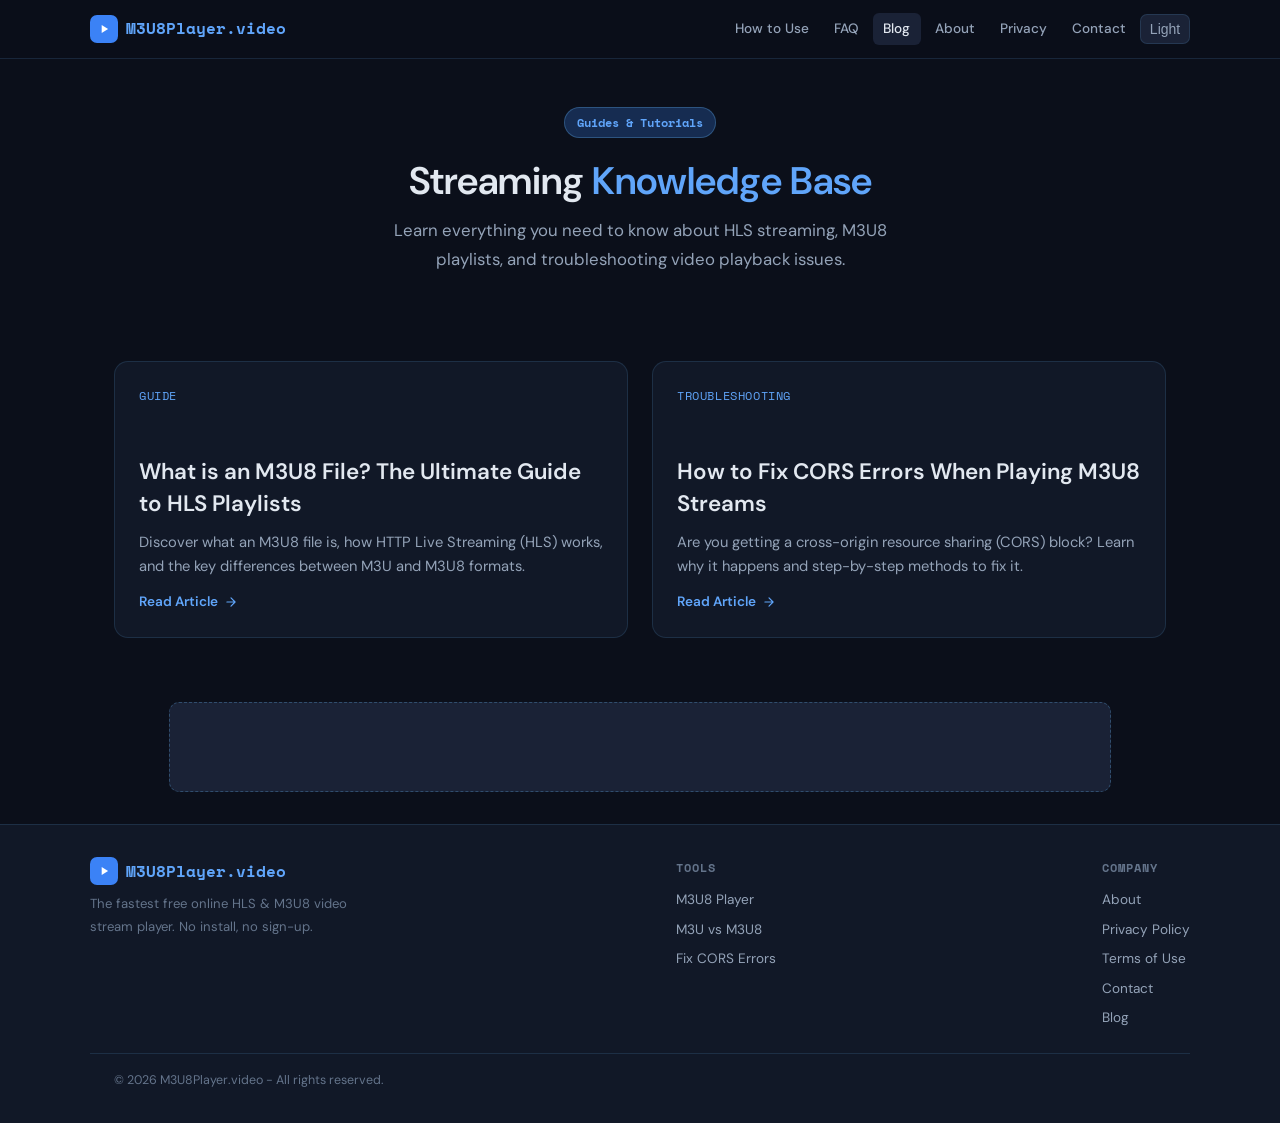
<file: blog/index.html>
<!DOCTYPE html>
<html lang="en">
<head>
  <meta charset="UTF-8" />
  <meta name="viewport" content="width=device-width, initial-scale=1.0" />
  <title>Streaming Blog | M3U8 & HLS Guides - M3U8Player.video</title>
  <meta name="description" content="Discover the latest tips, guides, and tutorials on HLS streaming, M3U8 playlists, and video playback optimization." />
  
  <!-- Open Graph / Facebook -->
  <meta property="og:type" content="website" />
  <meta property="og:url" content="https://m3u8player.video/blog/index.html" />
  <meta property="og:title" content="Streaming Blog | M3U8 & HLS Guides" />
  <meta property="og:description" content="Deep dive into HLS streaming, M3U8 playlists, and video player optimization guides." />
  <meta property="og:image" content="https://m3u8player.video/assets/img/og-image.png" />

  <!-- Twitter -->
  <meta property="twitter:card" content="summary_large_image" />
  <meta property="twitter:url" content="https://m3u8player.video/blog/index.html" />
  <meta property="twitter:title" content="Streaming Blog | M3U8 & HLS Guides" />
  <meta property="twitter:description" content="Latest guides on HLS streaming and M3U8 playlists." />
  <meta property="twitter:image" content="https://m3u8player.video/assets/img/og-image.png" />

  <link rel="canonical" href="https://m3u8player.video/blog/" />

  <link rel="icon" href="../assets/img/favicon.ico" type="image/x-icon" />
  <link rel="preconnect" href="https://fonts.googleapis.com" />
  <link rel="preconnect" href="https://fonts.gstatic.com" crossorigin />
  <link href="https://fonts.googleapis.com/css2?family=Space+Mono:wght@400;700&family=DM+Sans:wght@300;400;500;600&display=swap" rel="stylesheet" />
  
  <link rel="stylesheet" href="../assets/css/style.css" />

  <style>
    .blog-grid {
      display: grid;
      grid-template-columns: repeat(auto-fit, minmax(320px, 1fr));
      gap: 1.5rem;
      margin-top: 2rem;
    }
    .blog-card {
      display: flex;
      flex-direction: column;
      text-decoration: none;
      color: inherit;
      transition: border-color 0.3s, transform 0.3s, box-shadow 0.3s;
    }
    .blog-card:hover {
      border-color: var(--accent);
      transform: translateY(-4px);
      box-shadow: 0 10px 25px rgba(0,0,0,0.15);
    }
    .blog-category {
      font-family: var(--font-mono);
      font-size: 0.75rem;
      color: var(--accent2);
      text-transform: uppercase;
      letter-spacing: 0.05em;
      margin-bottom: 0.6rem;
    }
    .blog-title {
      font-size: 1.25rem;
      font-weight: 600;
      color: var(--text);
      line-height: 1.4;
      margin-bottom: 0.75rem;
    }
    .blog-excerpt {
      font-size: 0.92rem;
      color: var(--text2);
      line-height: 1.6;
      margin-bottom: 1.5rem;
      flex-grow: 1;
    }
    .blog-readmore {
      font-size: 0.85rem;
      font-weight: 600;
      color: var(--accent2);
      display: flex;
      align-items: center;
      gap: 0.4rem;
    }
    .blog-card:hover .blog-readmore {
      color: var(--accent);
    }
    .blog-readmore svg {
      width: 14px;
      height: 14px;
      fill: none;
      stroke: currentColor;
      stroke-width: 2;
      stroke-linecap: round;
      stroke-linejoin: round;
      transition: transform 0.2s;
    }
    .blog-card:hover .blog-readmore svg {
      transform: translateX(3px);
    }
  </style>
</head>
<body>

<nav>
  <div class="nav-inner">
    <a class="logo" href="../">
      <div class="logo-icon">
        <svg viewBox="0 0 24 24"><path d="M8 5v14l11-7z"/></svg>
      </div>
      M3U8Player.video
    </a>
    <button class="hamburger" id="menuToggle" aria-label="Toggle navigation">
      <span></span><span></span><span></span>
    </button>
    <div class="nav-links">
      <a href="../#how-to-use">How to Use</a>
      <a href="../#faq">FAQ</a>
      <a href="index.html" class="nav-active">Blog</a>
      <a href="../about.html">About</a>
      <a href="../privacy-policy.html">Privacy</a>
      <a href="../contact.html">Contact</a>
      <button class="theme-btn" id="themeToggle" aria-label="Toggle theme">Theme</button>
    </div>
  </div>
</nav>

<section class="hero" style="padding-bottom: 1rem;">
  <div class="hero-badge">
    Guides & Tutorials
  </div>
  <h1 style="font-size: clamp(1.6rem, 3vw, 2.4rem);">Streaming <em>Knowledge Base</em></h1>
  <p class="hero-sub">Learn everything you need to know about HLS streaming, M3U8 playlists, and troubleshooting video playback issues.</p>
</section>

<div class="content-section" style="max-width: 1100px;">
  <div class="blog-grid">

    <a href="what-is-m3u8-file.html" class="player-card blog-card" style="padding: 1.5rem;">
      <div class="blog-category">Guide</div>
      <h2 class="blog-title">What is an M3U8 File? The Ultimate Guide to HLS Playlists</h2>
      <p class="blog-excerpt">Discover what an M3U8 file is, how HTTP Live Streaming (HLS) works, and the key differences between M3U and M3U8 formats.</p>
      <div class="blog-readmore">
        Read Article <svg viewBox="0 0 24 24"><path d="M5 12h14M12 5l7 7-7 7"/></svg>
      </div>
    </a>

    <a href="how-to-fix-cors.html" class="player-card blog-card" style="padding: 1.5rem;">
      <div class="blog-category">Troubleshooting</div>
      <h2 class="blog-title">How to Fix CORS Errors When Playing M3U8 Streams</h2>
      <p class="blog-excerpt">Are you getting a cross-origin resource sharing (CORS) block? Learn why it happens and step-by-step methods to fix it.</p>
      <div class="blog-readmore">
        Read Article <svg viewBox="0 0 24 24"><path d="M5 12h14M12 5l7 7-7 7"/></svg>
      </div>
    </a>

    </div>
</div>

<div class="ad-below">
  <div class="ad-slot" data-ad-slot="blog-index-bottom" aria-label="Advertisement slot"></div>
</div>

<footer>
  <div class="footer-inner">
    <div class="footer-brand">
      <a class="logo" href="../">
        <div class="logo-icon"><svg viewBox="0 0 24 24"><path d="M8 5v14l11-7z"/></svg></div>
        M3U8Player.video
      </a>
      <p>The fastest free online HLS &amp; M3U8 video stream player. No install, no sign-up.</p>
    </div>
    <div>
      <div class="footer-col-title">Tools</div>
      <div class="footer-links">
        <a href="../">M3U8 Player</a>
        <a href="what-is-m3u8-file.html">M3U vs M3U8</a>
        <a href="how-to-fix-cors.html">Fix CORS Errors</a>
      </div>
    </div>
    <div>
      <div class="footer-col-title">Company</div>
      <div class="footer-links">
        <a href="../about.html">About</a>
        <a href="../privacy-policy.html">Privacy Policy</a>
        <a href="../terms-of-use.html">Terms of Use</a>
        <a href="../contact.html">Contact</a>
        <a href="index.html">Blog</a>
      </div>
    </div>
  </div>
  <div class="footer-copy">
    <span>&copy; <span id="currentYear"></span> M3U8Player.video - All rights reserved.</span>
  </div>
</footer>

<script src="../assets/js/site-config.js" defer></script>
<script src="../assets/js/adsense-loader.js" defer></script>
<script src="../assets/js/app-clean.js" defer></script>
</body>
</html>
</file>
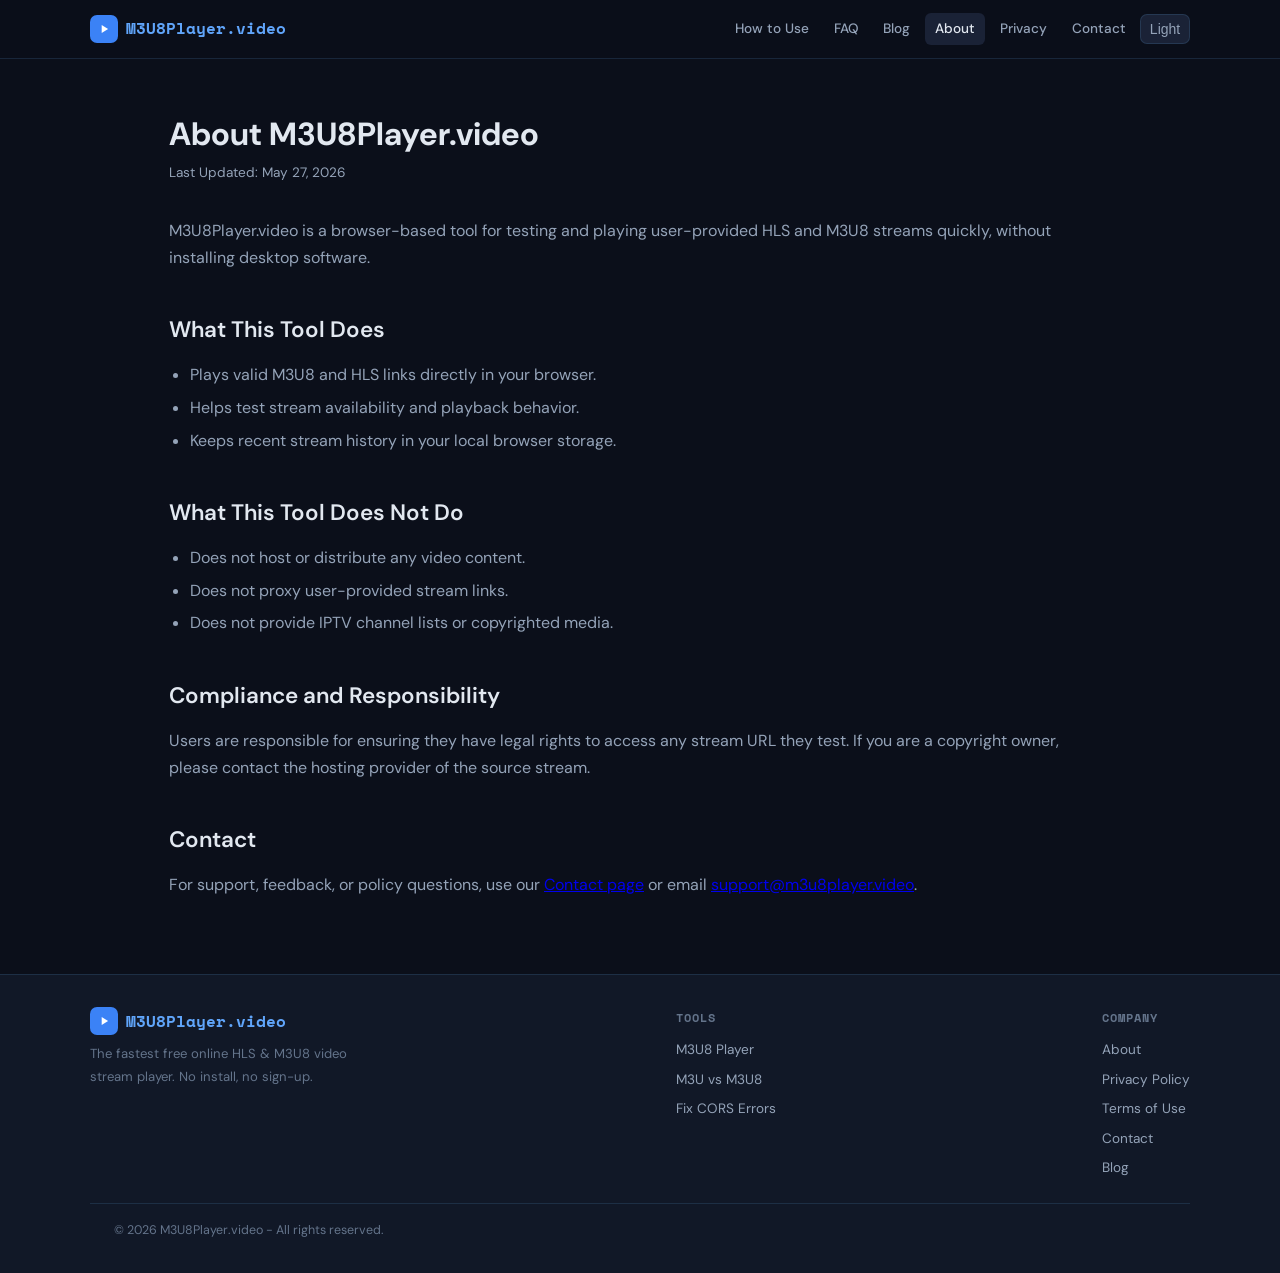
<file: about.html>
<!DOCTYPE html>
<html lang="en">
<head>
  <meta charset="UTF-8" />
  <meta name="viewport" content="width=device-width, initial-scale=1.0" />
  <title>About Us | M3U8Player.video</title>
  <meta name="description" content="Learn about M3U8Player.video, our mission to provide the fastest free HLS player, and our commitment to the streaming community." />
  <meta name="robots" content="index, follow" />
  
  <!-- Open Graph / Facebook -->
  <meta property="og:type" content="website" />
  <meta property="og:url" content="https://m3u8player.video/about.html" />
  <meta property="og:title" content="About Us | M3U8Player.video" />
  <meta property="og:description" content="Learn about our mission to provide the fastest free HLS player and our commitment to the streaming community." />
  <meta property="og:image" content="https://m3u8player.video/assets/img/og-image.png" />

  <!-- Twitter -->
  <meta property="twitter:card" content="summary_large_image" />
  <meta property="twitter:url" content="https://m3u8player.video/about.html" />
  <meta property="twitter:title" content="About Us | M3U8Player.video" />
  <meta property="twitter:description" content="Learn about our mission to provide the fastest free HLS player." />
  <meta property="twitter:image" content="https://m3u8player.video/assets/img/og-image.png" />

  <link rel="canonical" href="https://m3u8player.video/about.html" />

  <link rel="icon" href="assets/img/favicon.ico" type="image/x-icon" />
  <link rel="preconnect" href="https://fonts.googleapis.com" />
  <link rel="preconnect" href="https://fonts.gstatic.com" crossorigin />
  <link href="https://fonts.googleapis.com/css2?family=Space+Mono:wght@400;700&family=DM+Sans:wght@300;400;500;600&display=swap" rel="stylesheet" />
  <link rel="stylesheet" href="assets/css/style.css" />
</head>
<body>

<nav>
  <div class="nav-inner">
    <a class="logo" href="/">
      <div class="logo-icon">
        <svg viewBox="0 0 24 24"><path d="M8 5v14l11-7z"/></svg>
      </div>
      M3U8Player.video
    </a>
    <button class="hamburger" id="menuToggle" aria-label="Toggle navigation">
      <span></span><span></span><span></span>
    </button>
    <div class="nav-links">
      <a href="/#how-to-use">How to Use</a>
      <a href="/#faq">FAQ</a>
      <a href="blog/index.html">Blog</a>
      <a href="about.html" class="nav-active">About</a>
      <a href="privacy-policy.html">Privacy</a>
      <a href="contact.html">Contact</a>
      <button class="theme-btn" id="themeToggle" aria-label="Toggle theme">Theme</button>
    </div>
  </div>
</nav>

<div class="content-section" style="padding-top: 3rem;">
  <h1>About M3U8Player.video</h1>
  <p style="font-size: .85rem; margin-bottom: 2rem;">Last Updated: May 27, 2026</p>

  <p>M3U8Player.video is a browser-based tool for testing and playing user-provided HLS and M3U8 streams quickly, without installing desktop software.</p>

  <h2>What This Tool Does</h2>
  <ul>
    <li>Plays valid M3U8 and HLS links directly in your browser.</li>
    <li>Helps test stream availability and playback behavior.</li>
    <li>Keeps recent stream history in your local browser storage.</li>
  </ul>

  <h2>What This Tool Does Not Do</h2>
  <ul>
    <li>Does not host or distribute any video content.</li>
    <li>Does not proxy user-provided stream links.</li>
    <li>Does not provide IPTV channel lists or copyrighted media.</li>
  </ul>

  <h2>Compliance and Responsibility</h2>
  <p>Users are responsible for ensuring they have legal rights to access any stream URL they test. If you are a copyright owner, please contact the hosting provider of the source stream.</p>

  <h2>Contact</h2>
  <p>For support, feedback, or policy questions, use our <a href="contact.html">Contact page</a> or email <a href="mailto:support@m3u8player.video">support@m3u8player.video</a>.</p>
</div>

<footer>
  <div class="footer-inner">
    <div class="footer-brand">
      <a class="logo" href="/">
        <div class="logo-icon"><svg viewBox="0 0 24 24"><path d="M8 5v14l11-7z"/></svg></div>
        M3U8Player.video
      </a>
      <p>The fastest free online HLS &amp; M3U8 video stream player. No install, no sign-up.</p>
    </div>
    <div>
      <div class="footer-col-title">Tools</div>
      <div class="footer-links">
        <a href="/">M3U8 Player</a>
        <a href="blog/what-is-m3u8-file.html">M3U vs M3U8</a>
        <a href="blog/how-to-fix-cors.html">Fix CORS Errors</a>
      </div>
    </div>
    <div>
      <div class="footer-col-title">Company</div>
      <div class="footer-links">
        <a href="about.html">About</a>
        <a href="privacy-policy.html">Privacy Policy</a>
        <a href="terms-of-use.html">Terms of Use</a>
        <a href="contact.html">Contact</a>
        <a href="blog/index.html">Blog</a>
      </div>
    </div>
  </div>
  <div class="footer-copy">
    <span>&copy; <span id="currentYear"></span> M3U8Player.video - All rights reserved.</span>
  </div>
</footer>

<script src="assets/js/site-config.js" defer></script>
<script src="assets/js/adsense-loader.js" defer></script>
<script src="assets/js/app-clean.js" defer></script>
</body>
</html>
</file>
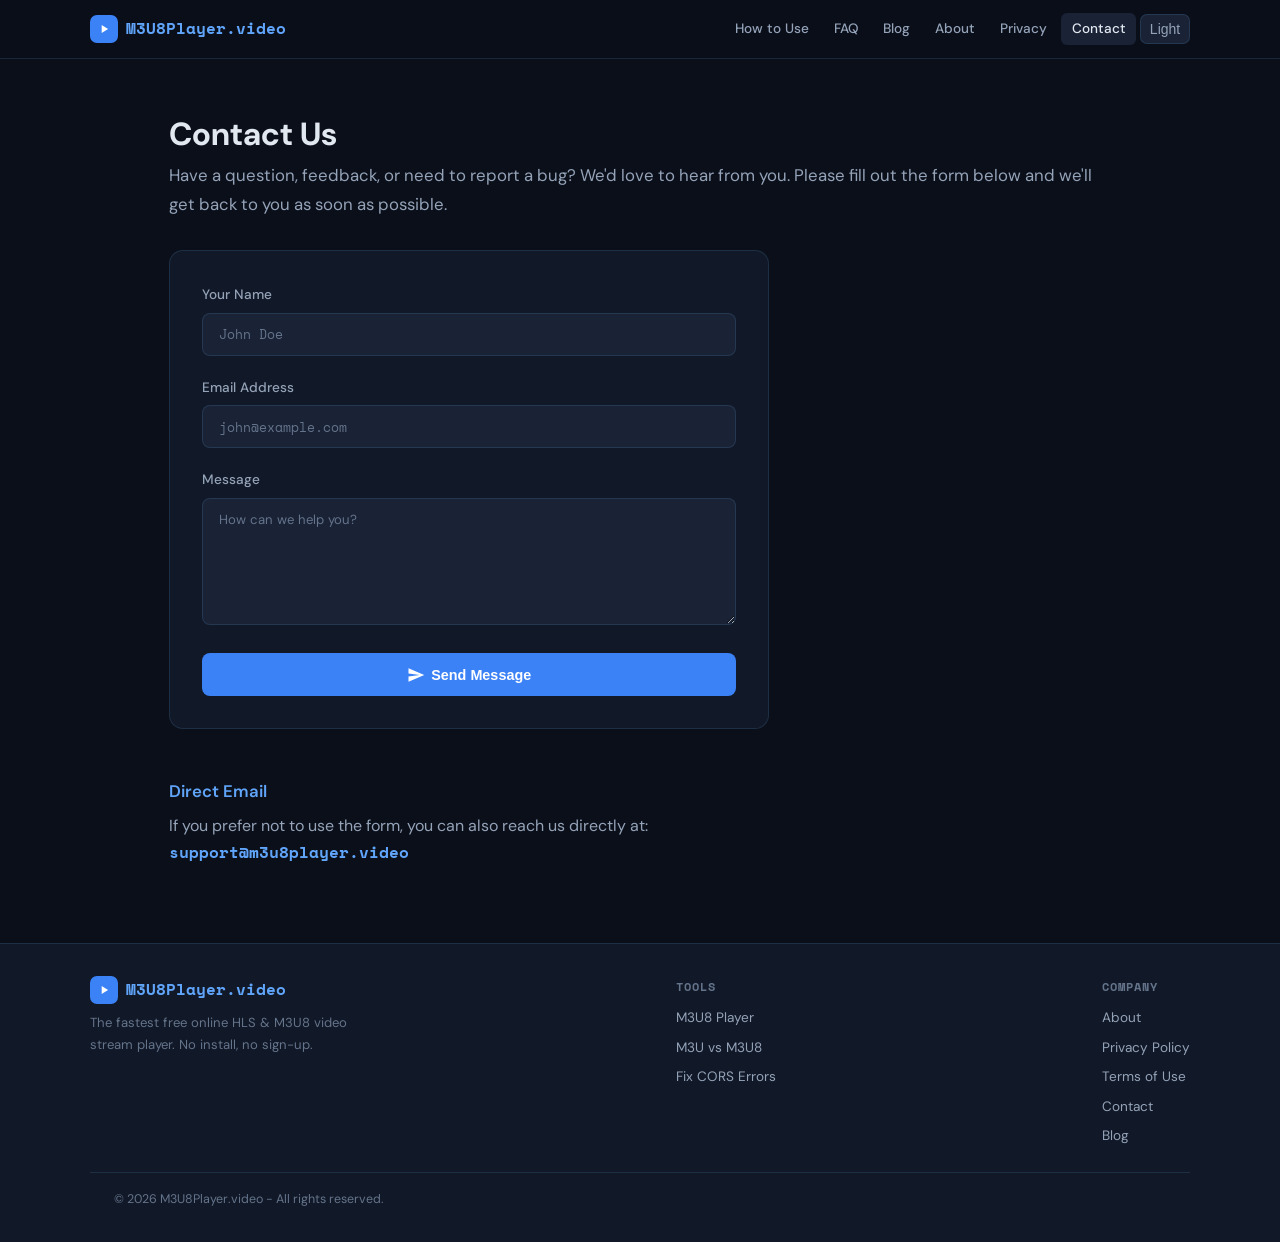
<file: contact.html>
<!DOCTYPE html>
<html lang="en">
<head>
  <meta charset="UTF-8" />
  <meta name="viewport" content="width=device-width, initial-scale=1.0" />
  <title>Contact Us | M3U8Player.video</title>
  <meta name="description" content="Get in touch with the M3U8Player.video team for support, feedback, or business inquiries." />
  <meta name="robots" content="index, follow" />
  <link rel="canonical" href="https://m3u8player.video/contact.html" />

  <!-- Open Graph / Facebook -->
  <meta property="og:type" content="website" />
  <meta property="og:url" content="https://m3u8player.video/contact.html" />
  <meta property="og:title" content="Contact Us | M3U8Player.video" />
  <meta property="og:description" content="Get in touch with the M3U8Player.video team for support, feedback, or business inquiries." />
  <meta property="og:image" content="https://m3u8player.video/assets/img/og-image.png" />

  <!-- Twitter -->
  <meta property="twitter:card" content="summary_large_image" />
  <meta property="twitter:url" content="https://m3u8player.video/contact.html" />
  <meta property="twitter:title" content="Contact Us | M3U8Player.video" />
  <meta property="twitter:description" content="Get in touch with the M3U8Player.video team." />
  <meta property="twitter:image" content="https://m3u8player.video/assets/img/og-image.png" />

  <link rel="icon" href="assets/img/favicon.ico" type="image/x-icon" />
  <link rel="preconnect" href="https://fonts.googleapis.com" />
  <link rel="preconnect" href="https://fonts.gstatic.com" crossorigin />
  <link href="https://fonts.googleapis.com/css2?family=Space+Mono:wght@400;700&family=DM+Sans:wght@300;400;500;600&display=swap" rel="stylesheet" />
  <link rel="stylesheet" href="assets/css/style.css" />
</head>
<body>

<nav>
  <div class="nav-inner">
    <a class="logo" href="/">
      <div class="logo-icon">
        <svg viewBox="0 0 24 24"><path d="M8 5v14l11-7z"/></svg>
      </div>
      M3U8Player.video
    </a>
    <button class="hamburger" id="menuToggle" aria-label="Toggle navigation">
      <span></span><span></span><span></span>
    </button>
    <div class="nav-links">
      <a href="/#how-to-use">How to Use</a>
      <a href="/#faq">FAQ</a>
      <a href="blog/index.html">Blog</a>
      <a href="about.html">About</a>
      <a href="privacy-policy.html">Privacy</a>
      <a href="contact.html" class="nav-active">Contact</a>
      <button class="theme-btn" id="themeToggle" aria-label="Toggle theme">Theme</button>
    </div>
  </div>
</nav>

<div class="content-section" style="padding-top: 3rem;">
  <h1>Contact Us</h1>
  <p style="font-size: 1.05rem; margin-bottom: 2rem;">Have a question, feedback, or need to report a bug? We'd love to hear from you. Please fill out the form below and we'll get back to you as soon as possible.</p>

  <div class="player-card" style="padding: 2rem; max-width: 600px;">
    <form action="https://formspree.io/f/xwvzrgkg" method="POST" style="display: flex; flex-direction: column; gap: 1.25rem;">
      <div style="display: flex; flex-direction: column; gap: .4rem;">
        <label for="name" style="font-size: .85rem; font-weight: 500; color: var(--text2);">Your Name</label>
        <input type="text" id="name" name="name" class="url-input" placeholder="John Doe" required />
      </div>

      <div style="display: flex; flex-direction: column; gap: .4rem;">
        <label for="email" style="font-size: .85rem; font-weight: 500; color: var(--text2);">Email Address</label>
        <input type="email" id="email" name="email" class="url-input" placeholder="john@example.com" required />
      </div>

      <div style="display: flex; flex-direction: column; gap: .4rem;">
        <label for="message" style="font-size: .85rem; font-weight: 500; color: var(--text2);">Message</label>
        <textarea id="message" name="message" class="url-input" rows="6" placeholder="How can we help you?" style="font-family: var(--font-body); resize: vertical; padding-top: .8rem;" required></textarea>
      </div>

      <button type="submit" class="btn-play" style="justify-content: center; margin-top: .5rem; padding: .8rem;">
        <svg viewBox="0 0 24 24" style="width:18px;height:18px;"><path d="M2.01 21L23 12 2.01 3 2 10l15 2-15 2z" fill="#fff"/></svg>
        Send Message
      </button>
    </form>
  </div>
  
  <div style="margin-top: 3rem;">
    <h3>Direct Email</h3>
    <p>If you prefer not to use the form, you can also reach us directly at: <br>
      <a href="mailto:support@m3u8player.video" style="color: var(--accent2); font-family: var(--font-mono); font-weight: 600; text-decoration: none;">support@m3u8player.video</a>
    </p>
  </div>
</div>

<footer>
  <div class="footer-inner">
    <div class="footer-brand">
      <a class="logo" href="/">
        <div class="logo-icon"><svg viewBox="0 0 24 24"><path d="M8 5v14l11-7z"/></svg></div>
        M3U8Player.video
      </a>
      <p>The fastest free online HLS &amp; M3U8 video stream player. No install, no sign-up.</p>
    </div>
    <div>
      <div class="footer-col-title">Tools</div>
      <div class="footer-links">
        <a href="/">M3U8 Player</a>
        <a href="blog/what-is-m3u8-file.html">M3U vs M3U8</a>
        <a href="blog/how-to-fix-cors.html">Fix CORS Errors</a>
      </div>
    </div>
    <div>
      <div class="footer-col-title">Company</div>
      <div class="footer-links">
        <a href="about.html">About</a>
        <a href="privacy-policy.html">Privacy Policy</a>
        <a href="terms-of-use.html">Terms of Use</a>
        <a href="contact.html">Contact</a>
        <a href="blog/index.html">Blog</a>
      </div>
    </div>
  </div>
  <div class="footer-copy">
    <span>&copy; <span id="currentYear"></span> M3U8Player.video - All rights reserved.</span>
  </div>
</footer>

<script src="assets/js/site-config.js" defer></script>
<script src="assets/js/adsense-loader.js" defer></script>
<script src="assets/js/app-clean.js" defer></script>
</body>
</html>
</file>
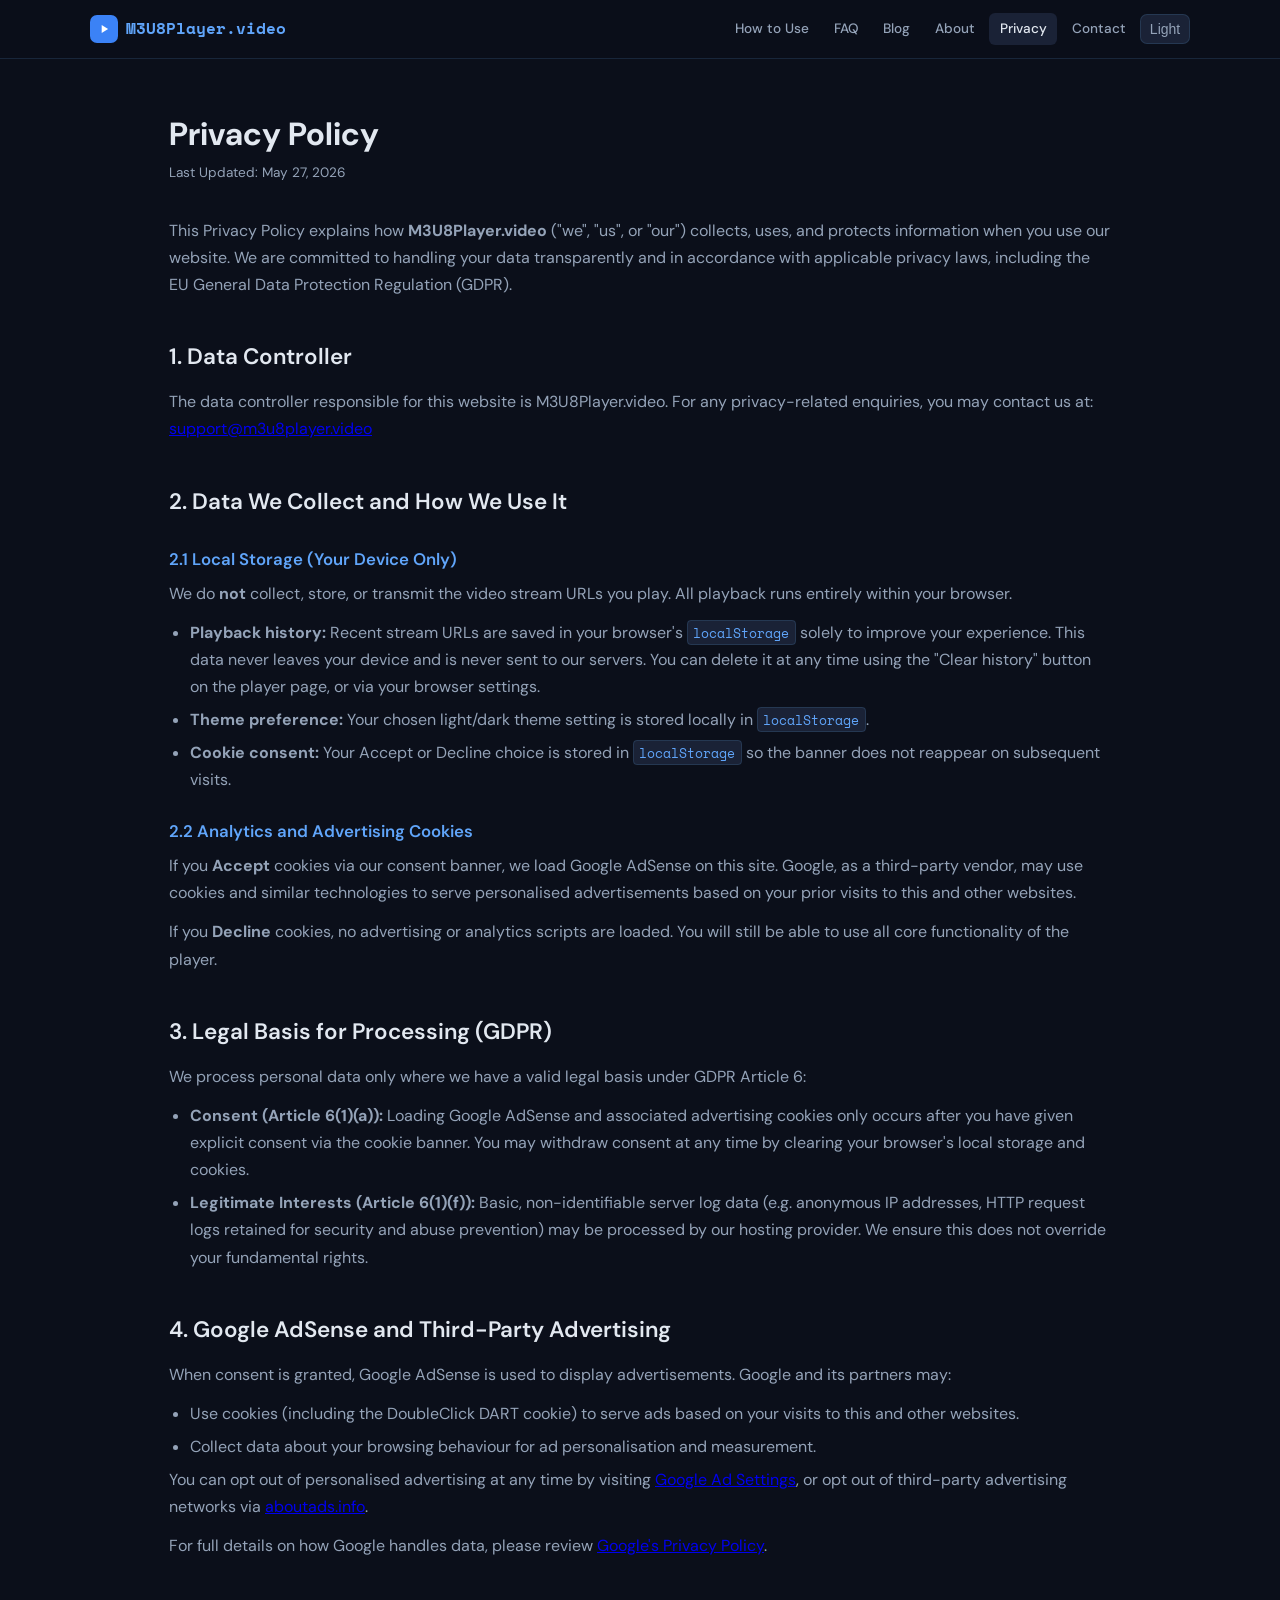
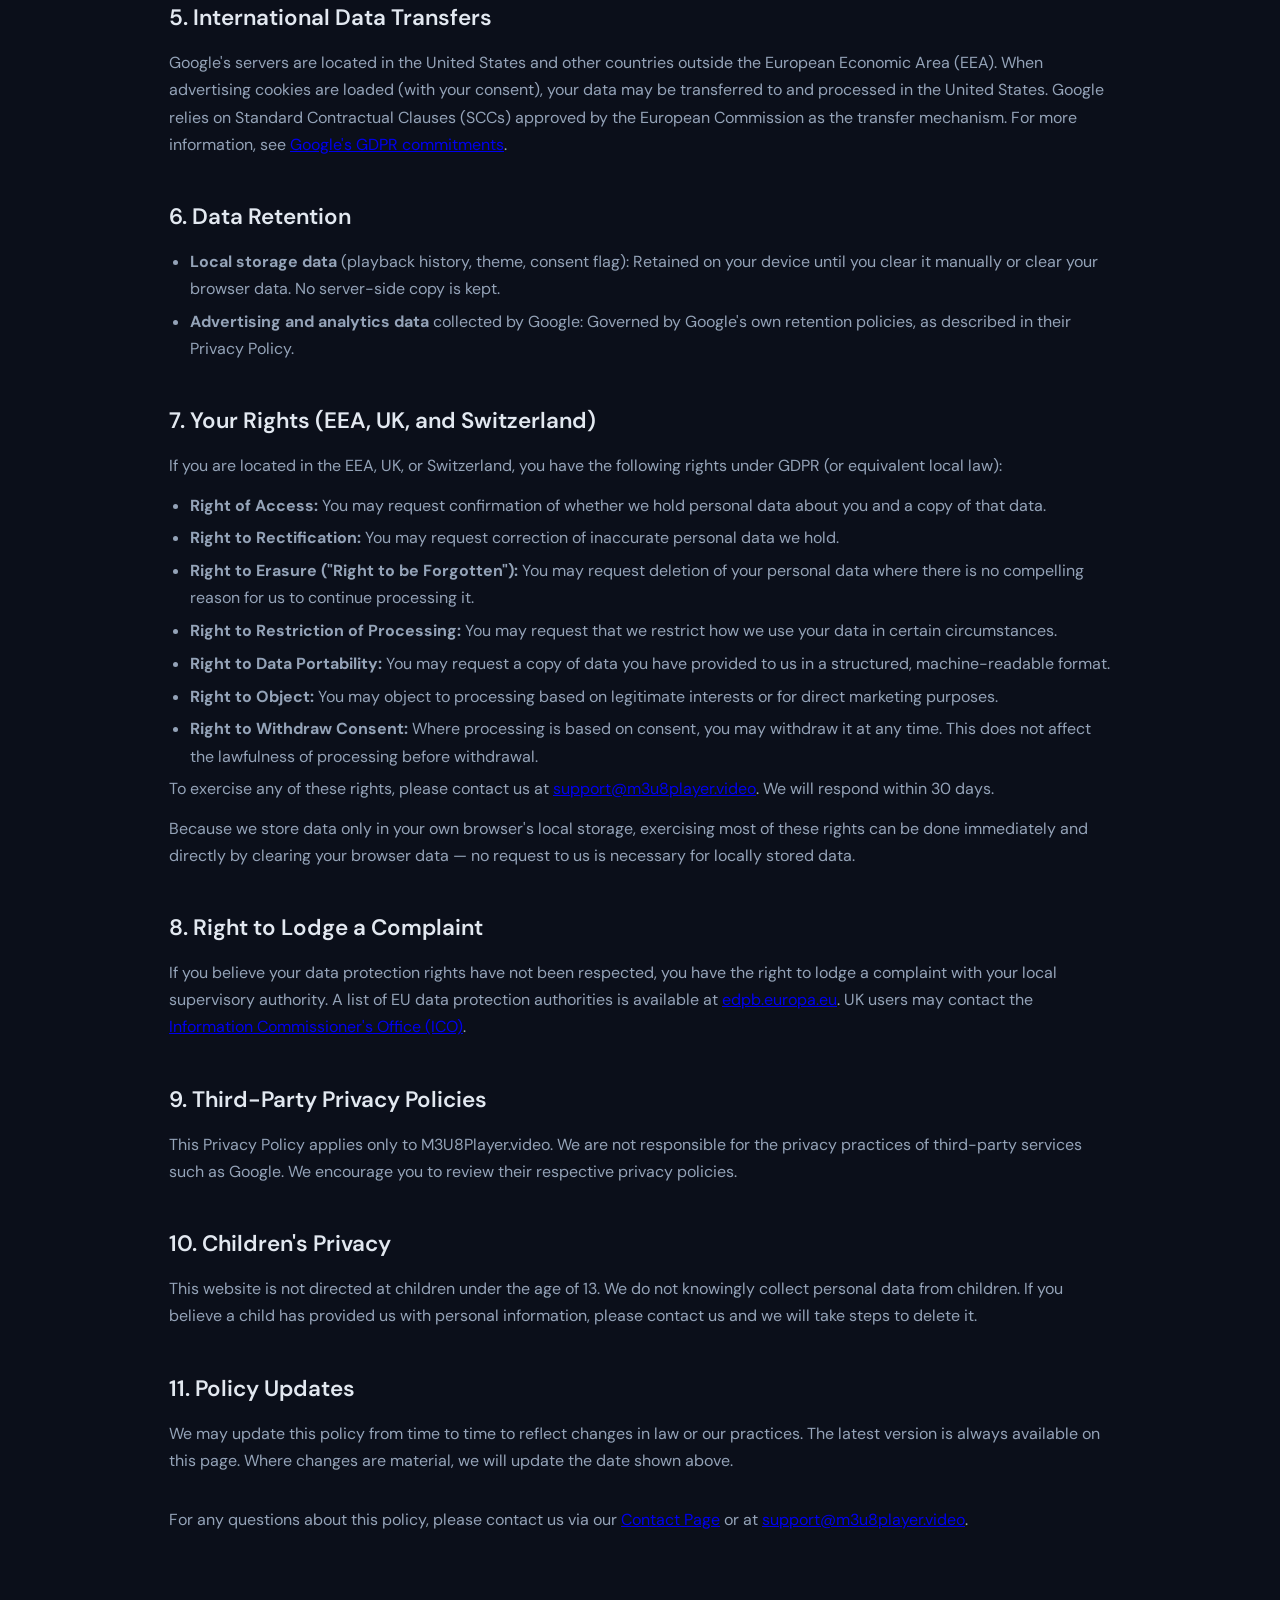
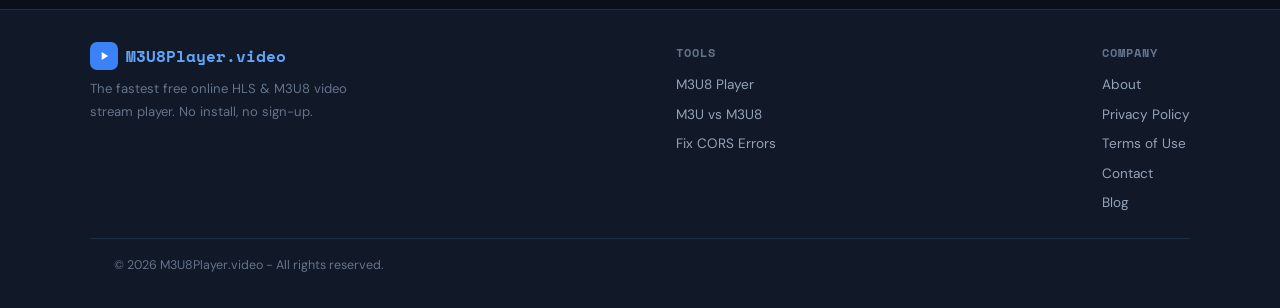
<file: privacy-policy.html>
<!DOCTYPE html>
<html lang="en">
<head>
  <meta charset="UTF-8" />
  <meta name="viewport" content="width=device-width, initial-scale=1.0" />
  <title>Privacy Policy | M3U8Player.video</title>
  <meta name="description" content="Privacy Policy for M3U8Player.video. Learn how we handle your data, local storage, and third-party cookies." />
  <meta name="robots" content="index, follow" />
  <link rel="canonical" href="https://m3u8player.video/privacy-policy.html" />

  <!-- Open Graph / Facebook -->
  <meta property="og:type" content="website" />
  <meta property="og:url" content="https://m3u8player.video/privacy-policy.html" />
  <meta property="og:title" content="Privacy Policy | M3U8Player.video" />
  <meta property="og:description" content="Learn how we handle your data and respect your privacy at M3U8Player.video." />
  <meta property="og:image" content="https://m3u8player.video/assets/img/og-image.png" />

  <!-- Twitter -->
  <meta property="twitter:card" content="summary_large_image" />
  <meta property="twitter:url" content="https://m3u8player.video/privacy-policy.html" />
  <meta property="twitter:title" content="Privacy Policy | M3U8Player.video" />
  <meta property="twitter:description" content="Learn about our privacy practices." />
  <meta property="twitter:image" content="https://m3u8player.video/assets/img/og-image.png" />

  <link rel="icon" href="assets/img/favicon.ico" type="image/x-icon" />
  <link rel="preconnect" href="https://fonts.googleapis.com" />
  <link rel="preconnect" href="https://fonts.gstatic.com" crossorigin />
  <link href="https://fonts.googleapis.com/css2?family=Space+Mono:wght@400;700&family=DM+Sans:wght@300;400;500;600&display=swap" rel="stylesheet" />
  <link rel="stylesheet" href="assets/css/style.css" />
</head>
<body>

<nav>
  <div class="nav-inner">
    <a class="logo" href="/">
      <div class="logo-icon">
        <svg viewBox="0 0 24 24"><path d="M8 5v14l11-7z"/></svg>
      </div>
      M3U8Player.video
    </a>
    <button class="hamburger" id="menuToggle" aria-label="Toggle navigation">
      <span></span><span></span><span></span>
    </button>
    <div class="nav-links">
      <a href="/#how-to-use">How to Use</a>
      <a href="/#faq">FAQ</a>
      <a href="blog/index.html">Blog</a>
      <a href="about.html">About</a>
      <a href="privacy-policy.html" class="nav-active">Privacy</a>
      <a href="contact.html">Contact</a>
      <button class="theme-btn" id="themeToggle" aria-label="Toggle theme">Theme</button>
    </div>
  </div>
</nav>

<div class="content-section" style="padding-top: 3rem;">
  <h1>Privacy Policy</h1>
  <p style="font-size: .85rem; margin-bottom: 2rem;">Last Updated: May 27, 2026</p>

  <p>This Privacy Policy explains how <strong>M3U8Player.video</strong> ("we", "us", or "our") collects, uses, and protects information when you use our website. We are committed to handling your data transparently and in accordance with applicable privacy laws, including the EU General Data Protection Regulation (GDPR).</p>

  <h2>1. Data Controller</h2>
  <p>The data controller responsible for this website is M3U8Player.video. For any privacy-related enquiries, you may contact us at: <a href="mailto:support@m3u8player.video">support@m3u8player.video</a></p>

  <h2>2. Data We Collect and How We Use It</h2>

  <h3>2.1 Local Storage (Your Device Only)</h3>
  <p>We do <strong>not</strong> collect, store, or transmit the video stream URLs you play. All playback runs entirely within your browser.</p>
  <ul>
    <li><strong>Playback history:</strong> Recent stream URLs are saved in your browser's <code>localStorage</code> solely to improve your experience. This data never leaves your device and is never sent to our servers. You can delete it at any time using the "Clear history" button on the player page, or via your browser settings.</li>
    <li><strong>Theme preference:</strong> Your chosen light/dark theme setting is stored locally in <code>localStorage</code>.</li>
    <li><strong>Cookie consent:</strong> Your Accept or Decline choice is stored in <code>localStorage</code> so the banner does not reappear on subsequent visits.</li>
  </ul>

  <h3>2.2 Analytics and Advertising Cookies</h3>
  <p>If you <strong>Accept</strong> cookies via our consent banner, we load Google AdSense on this site. Google, as a third-party vendor, may use cookies and similar technologies to serve personalised advertisements based on your prior visits to this and other websites.</p>
  <p>If you <strong>Decline</strong> cookies, no advertising or analytics scripts are loaded. You will still be able to use all core functionality of the player.</p>

  <h2>3. Legal Basis for Processing (GDPR)</h2>
  <p>We process personal data only where we have a valid legal basis under GDPR Article 6:</p>
  <ul>
    <li><strong>Consent (Article 6(1)(a)):</strong> Loading Google AdSense and associated advertising cookies only occurs after you have given explicit consent via the cookie banner. You may withdraw consent at any time by clearing your browser's local storage and cookies.</li>
    <li><strong>Legitimate Interests (Article 6(1)(f)):</strong> Basic, non-identifiable server log data (e.g. anonymous IP addresses, HTTP request logs retained for security and abuse prevention) may be processed by our hosting provider. We ensure this does not override your fundamental rights.</li>
  </ul>

  <h2>4. Google AdSense and Third-Party Advertising</h2>
  <p>When consent is granted, Google AdSense is used to display advertisements. Google and its partners may:</p>
  <ul>
    <li>Use cookies (including the DoubleClick DART cookie) to serve ads based on your visits to this and other websites.</li>
    <li>Collect data about your browsing behaviour for ad personalisation and measurement.</li>
  </ul>
  <p>You can opt out of personalised advertising at any time by visiting <a href="https://myadcenter.google.com/" target="_blank" rel="noopener">Google Ad Settings</a>, or opt out of third-party advertising networks via <a href="http://www.aboutads.info/choices/" target="_blank" rel="noopener">aboutads.info</a>.</p>
  <p>For full details on how Google handles data, please review <a href="https://policies.google.com/privacy" target="_blank" rel="noopener">Google's Privacy Policy</a>.</p>

  <h2>5. International Data Transfers</h2>
  <p>Google's servers are located in the United States and other countries outside the European Economic Area (EEA). When advertising cookies are loaded (with your consent), your data may be transferred to and processed in the United States. Google relies on Standard Contractual Clauses (SCCs) approved by the European Commission as the transfer mechanism. For more information, see <a href="https://business.safety.google/gdpr/" target="_blank" rel="noopener">Google's GDPR commitments</a>.</p>

  <h2>6. Data Retention</h2>
  <ul>
    <li><strong>Local storage data</strong> (playback history, theme, consent flag): Retained on your device until you clear it manually or clear your browser data. No server-side copy is kept.</li>
    <li><strong>Advertising and analytics data</strong> collected by Google: Governed by Google's own retention policies, as described in their Privacy Policy.</li>
  </ul>

  <h2>7. Your Rights (EEA, UK, and Switzerland)</h2>
  <p>If you are located in the EEA, UK, or Switzerland, you have the following rights under GDPR (or equivalent local law):</p>
  <ul>
    <li><strong>Right of Access:</strong> You may request confirmation of whether we hold personal data about you and a copy of that data.</li>
    <li><strong>Right to Rectification:</strong> You may request correction of inaccurate personal data we hold.</li>
    <li><strong>Right to Erasure ("Right to be Forgotten"):</strong> You may request deletion of your personal data where there is no compelling reason for us to continue processing it.</li>
    <li><strong>Right to Restriction of Processing:</strong> You may request that we restrict how we use your data in certain circumstances.</li>
    <li><strong>Right to Data Portability:</strong> You may request a copy of data you have provided to us in a structured, machine-readable format.</li>
    <li><strong>Right to Object:</strong> You may object to processing based on legitimate interests or for direct marketing purposes.</li>
    <li><strong>Right to Withdraw Consent:</strong> Where processing is based on consent, you may withdraw it at any time. This does not affect the lawfulness of processing before withdrawal.</li>
  </ul>
  <p>To exercise any of these rights, please contact us at <a href="mailto:support@m3u8player.video">support@m3u8player.video</a>. We will respond within 30 days.</p>
  <p>Because we store data only in your own browser's local storage, exercising most of these rights can be done immediately and directly by clearing your browser data — no request to us is necessary for locally stored data.</p>

  <h2>8. Right to Lodge a Complaint</h2>
  <p>If you believe your data protection rights have not been respected, you have the right to lodge a complaint with your local supervisory authority. A list of EU data protection authorities is available at <a href="https://edpb.europa.eu/about-edpb/about-edpb/members_en" target="_blank" rel="noopener">edpb.europa.eu</a>. UK users may contact the <a href="https://ico.org.uk/" target="_blank" rel="noopener">Information Commissioner's Office (ICO)</a>.</p>

  <h2>9. Third-Party Privacy Policies</h2>
  <p>This Privacy Policy applies only to M3U8Player.video. We are not responsible for the privacy practices of third-party services such as Google. We encourage you to review their respective privacy policies.</p>

  <h2>10. Children's Privacy</h2>
  <p>This website is not directed at children under the age of 13. We do not knowingly collect personal data from children. If you believe a child has provided us with personal information, please contact us and we will take steps to delete it.</p>

  <h2>11. Policy Updates</h2>
  <p>We may update this policy from time to time to reflect changes in law or our practices. The latest version is always available on this page. Where changes are material, we will update the date shown above.</p>

  <p style="margin-top: 2rem;">For any questions about this policy, please contact us via our <a href="contact.html">Contact Page</a> or at <a href="mailto:support@m3u8player.video">support@m3u8player.video</a>.</p>
</div>

<footer>
  <div class="footer-inner">
    <div class="footer-brand">
      <a class="logo" href="/">
        <div class="logo-icon"><svg viewBox="0 0 24 24"><path d="M8 5v14l11-7z"/></svg></div>
        M3U8Player.video
      </a>
      <p>The fastest free online HLS &amp; M3U8 video stream player. No install, no sign-up.</p>
    </div>
    <div>
      <div class="footer-col-title">Tools</div>
      <div class="footer-links">
        <a href="/">M3U8 Player</a>
        <a href="blog/what-is-m3u8-file.html">M3U vs M3U8</a>
        <a href="blog/how-to-fix-cors.html">Fix CORS Errors</a>
      </div>
    </div>
    <div>
      <div class="footer-col-title">Company</div>
      <div class="footer-links">
        <a href="about.html">About</a>
        <a href="privacy-policy.html">Privacy Policy</a>
        <a href="terms-of-use.html">Terms of Use</a>
        <a href="contact.html">Contact</a>
        <a href="blog/index.html">Blog</a>
      </div>
    </div>
  </div>
  <div class="footer-copy">
    <span>&copy; <span id="currentYear"></span> M3U8Player.video - All rights reserved.</span>
  </div>
</footer>

<script src="assets/js/site-config.js" defer></script>
<script src="assets/js/adsense-loader.js" defer></script>
<script src="assets/js/app-clean.js" defer></script>
</body>
</html>
</file>
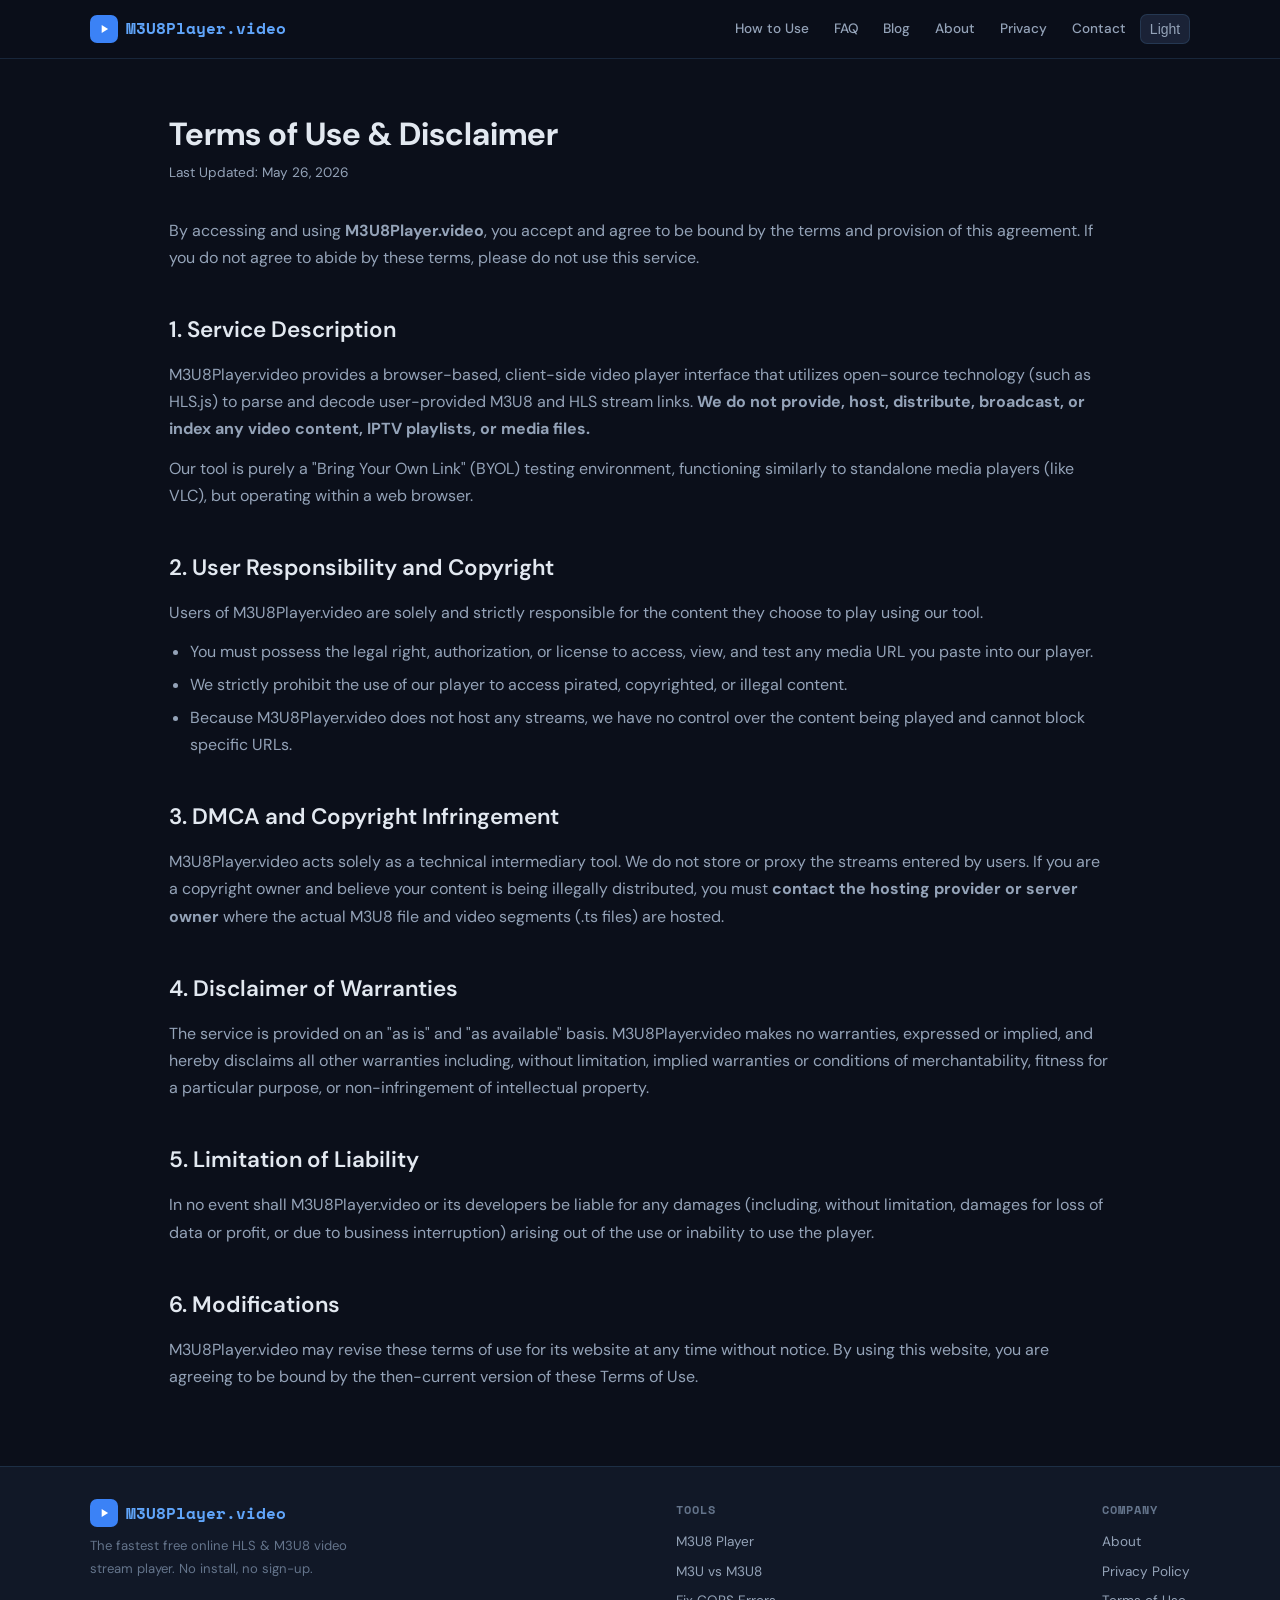
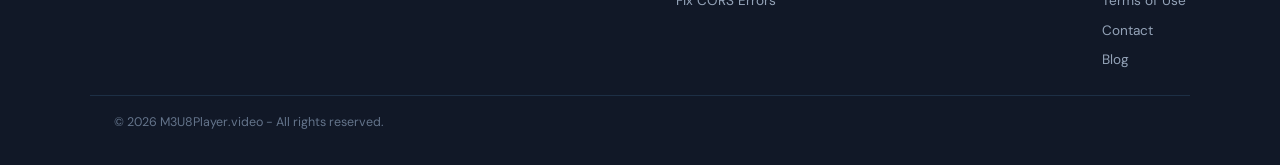
<file: terms-of-use.html>
<!DOCTYPE html>
<html lang="en">
<head>
  <meta charset="UTF-8" />
  <meta name="viewport" content="width=device-width, initial-scale=1.0" />
  <title>Terms of Use | M3U8Player.video</title>
  <meta name="description" content="Terms of Use and Disclaimer for M3U8Player.video. Read our policies regarding user-provided streams, copyright, and liability." />
  <meta name="robots" content="index, follow" />
  <link rel="canonical" href="https://m3u8player.video/terms-of-use.html" />

  <link rel="icon" href="assets/img/favicon.ico" type="image/x-icon" />
  <link rel="preconnect" href="https://fonts.googleapis.com" />
  <link rel="preconnect" href="https://fonts.gstatic.com" crossorigin />
  <link href="https://fonts.googleapis.com/css2?family=Space+Mono:wght@400;700&family=DM+Sans:wght@300;400;500;600&display=swap" rel="stylesheet" />
  <link rel="stylesheet" href="assets/css/style.css" />
</head>
<body>

<nav>
  <div class="nav-inner">
    <a class="logo" href="/">
      <div class="logo-icon">
        <svg viewBox="0 0 24 24"><path d="M8 5v14l11-7z"/></svg>
      </div>
      M3U8Player.video
    </a>
    <button class="hamburger" id="menuToggle" aria-label="Toggle navigation">
      <span></span><span></span><span></span>
    </button>
    <div class="nav-links">
      <a href="/#how-to-use">How to Use</a>
      <a href="/#faq">FAQ</a>
      <a href="blog/index.html">Blog</a>
      <a href="about.html">About</a>
      <a href="privacy-policy.html">Privacy</a>
      <a href="contact.html">Contact</a>
      <a href="terms-of-use.html" class="nav-active" style="display:none">Terms</a>
      <button class="theme-btn" id="themeToggle" aria-label="Toggle theme">Theme</button>
    </div>
  </div>
</nav>

<div class="content-section" style="padding-top: 3rem;">
  <h1>Terms of Use & Disclaimer</h1>
  <p style="font-size: .85rem; margin-bottom: 2rem;">Last Updated: May 26, 2026</p>

  <p>By accessing and using <strong>M3U8Player.video</strong>, you accept and agree to be bound by the terms and provision of this agreement. If you do not agree to abide by these terms, please do not use this service.</p>

  <h2>1. Service Description</h2>
  <p>M3U8Player.video provides a browser-based, client-side video player interface that utilizes open-source technology (such as HLS.js) to parse and decode user-provided M3U8 and HLS stream links. <strong>We do not provide, host, distribute, broadcast, or index any video content, IPTV playlists, or media files.</strong></p>
  <p>Our tool is purely a "Bring Your Own Link" (BYOL) testing environment, functioning similarly to standalone media players (like VLC), but operating within a web browser.</p>

  <h2>2. User Responsibility and Copyright</h2>
  <p>Users of M3U8Player.video are solely and strictly responsible for the content they choose to play using our tool.</p>
  <ul>
    <li>You must possess the legal right, authorization, or license to access, view, and test any media URL you paste into our player.</li>
    <li>We strictly prohibit the use of our player to access pirated, copyrighted, or illegal content.</li>
    <li>Because M3U8Player.video does not host any streams, we have no control over the content being played and cannot block specific URLs.</li>
  </ul>

  <h2>3. DMCA and Copyright Infringement</h2>
  <p>M3U8Player.video acts solely as a technical intermediary tool. We do not store or proxy the streams entered by users. If you are a copyright owner and believe your content is being illegally distributed, you must <strong>contact the hosting provider or server owner</strong> where the actual M3U8 file and video segments (.ts files) are hosted.</p>

  <h2>4. Disclaimer of Warranties</h2>
  <p>The service is provided on an "as is" and "as available" basis. M3U8Player.video makes no warranties, expressed or implied, and hereby disclaims all other warranties including, without limitation, implied warranties or conditions of merchantability, fitness for a particular purpose, or non-infringement of intellectual property.</p>

  <h2>5. Limitation of Liability</h2>
  <p>In no event shall M3U8Player.video or its developers be liable for any damages (including, without limitation, damages for loss of data or profit, or due to business interruption) arising out of the use or inability to use the player.</p>

  <h2>6. Modifications</h2>
  <p>M3U8Player.video may revise these terms of use for its website at any time without notice. By using this website, you are agreeing to be bound by the then-current version of these Terms of Use.</p>
</div>

<footer>
  <div class="footer-inner">
    <div class="footer-brand">
      <a class="logo" href="/">
        <div class="logo-icon"><svg viewBox="0 0 24 24"><path d="M8 5v14l11-7z"/></svg></div>
        M3U8Player.video
      </a>
      <p>The fastest free online HLS &amp; M3U8 video stream player. No install, no sign-up.</p>
    </div>
    <div>
      <div class="footer-col-title">Tools</div>
      <div class="footer-links">
        <a href="/">M3U8 Player</a>
        <a href="blog/what-is-m3u8-file.html">M3U vs M3U8</a>
        <a href="blog/how-to-fix-cors.html">Fix CORS Errors</a>
      </div>
    </div>
    <div>
      <div class="footer-col-title">Company</div>
      <div class="footer-links">
        <a href="about.html">About</a>
        <a href="privacy-policy.html">Privacy Policy</a>
        <a href="terms-of-use.html">Terms of Use</a>
        <a href="contact.html">Contact</a>
        <a href="blog/index.html">Blog</a>
      </div>
    </div>
  </div>
  <div class="footer-copy">
    <span>&copy; <span id="currentYear"></span> M3U8Player.video - All rights reserved.</span>
  </div>
</footer>

<script src="assets/js/site-config.js" defer></script>
<script src="assets/js/adsense-loader.js" defer></script>
<script src="assets/js/app-clean.js" defer></script>
</body>
</html>
</file>
<file: assets/css/style.css>
:root {
  --bg: #0b0f1a;
  --bg2: #111827;
  --bg3: #1a2236;
  --surface: #1e2d45;
  --border: rgba(99,179,237,.15);
  --border2: rgba(99,179,237,.3);
  --accent: #3b82f6;
  --accent2: #60a5fa;
  --accent-glow: rgba(59,130,246,.25);
  --text: #e2e8f0;
  --text2: #94a3b8;
  --text3: #64748b;
  --success: #10b981;
  --danger: #ef4444;
  --warn: #f59e0b;
  --radius: 10px;
  --font-body: 'DM Sans', system-ui, sans-serif;
  --font-mono: 'Space Mono', monospace;
}
[data-theme="light"] {
  --bg: #f8fafc;
  --bg2: #ffffff;
  --bg3: #f1f5f9;
  --surface: #e2e8f0;
  --border: rgba(30,58,138,.12);
  --border2: rgba(30,58,138,.25);
  --accent: #2563eb;
  --accent2: #3b82f6;
  --accent-glow: rgba(37,99,235,.15);
  --text: #0f172a;
  --text2: #475569;
  --text3: #94a3b8;
  --success: #059669;
  --danger: #dc2626;
  --warn: #d97706;
}
*, *::before, *::after { box-sizing: border-box; margin: 0; padding: 0; }
html { scroll-behavior: smooth; }
body {
  font-family: var(--font-body);
  background: var(--bg);
  color: var(--text);
  font-size: 16px;
  line-height: 1.7;
  min-height: 100vh;
  transition: background .3s, color .3s;
}

/* ===== NAV ===== */
nav {
  position: sticky; top: 0; z-index: 100;
  background: rgba(11,15,26,.85);
  -webkit-backdrop-filter: blur(16px);
  backdrop-filter: blur(16px);
  border-bottom: 1px solid var(--border);
  padding: 0 1.5rem;
}
[data-theme="light"] nav { background: rgba(248,250,252,.9); }
.nav-inner {
  max-width: 1100px; margin: 0 auto;
  display: flex; align-items: center; justify-content: space-between;
  height: 58px; gap: 1rem;
}
.logo {
  font-family: var(--font-mono);
  font-size: 1rem; font-weight: 700;
  color: var(--accent2);
  text-decoration: none;
  display: flex; align-items: center; gap: .5rem;
}
.logo-icon {
  width: 28px; height: 28px;
  background: var(--accent);
  border-radius: 7px;
  display: flex; align-items: center; justify-content: center;
}
.logo-icon svg { width: 14px; height: 14px; fill: #fff; }
.nav-links { display: flex; align-items: center; gap: .25rem; }
.nav-links a {
  font-size: .85rem; font-weight: 500;
  color: var(--text2);
  text-decoration: none;
  padding: .3rem .65rem;
  border-radius: 6px;
  transition: color .2s, background .2s;
}
.nav-links a:hover { color: var(--text); background: var(--bg3); }
.theme-btn {
  background: var(--bg3); border: 1px solid var(--border);
  color: var(--text2);
  border-radius: 7px; padding: .35rem .55rem;
  cursor: pointer; font-size: 14px;
  transition: background .2s, color .2s;
  display: flex; align-items: center;
}
.theme-btn:hover { background: var(--surface); color: var(--text); }

/* ===== HAMBURGER MENU ===== */
.hamburger {
  display: none;
  background: none; border: none;
  cursor: pointer; padding: .4rem;
  flex-direction: column; gap: 4px;
  z-index: 101;
}
.hamburger span {
  display: block; width: 20px; height: 2px;
  background: var(--text); border-radius: 2px;
  transition: transform .3s, opacity .3s;
}
.hamburger.open span:nth-child(1) { transform: translateY(6px) rotate(45deg); }
.hamburger.open span:nth-child(2) { opacity: 0; }
.hamburger.open span:nth-child(3) { transform: translateY(-6px) rotate(-45deg); }

/* ===== ACTIVE NAV LINK ===== */
.nav-active { color: var(--text) !important; background: var(--bg3); }

/* ===== AD TOP BANNER ===== */
.ad-leaderboard {
  max-width: 1100px; margin: 1rem auto 0;
  padding: 0 1.5rem;
  display: flex; justify-content: center;
}
.ad-slot {
  background: var(--bg3);
  border: 1px dashed var(--border2);
  border-radius: var(--radius);
  display: flex; align-items: center; justify-content: center;
  color: var(--text3); font-size: .75rem;
  font-family: var(--font-mono);
}
.ad-leaderboard .ad-slot { width: 728px; height: 90px; max-width: 100%; }
.ad-sidebar .ad-slot { width: 300px; height: 250px; }
.ad-below .ad-slot { width: 100%; height: 90px; }

/* ===== HERO ===== */
.hero {
  max-width: 1100px; margin: 0 auto;
  padding: 3rem 1.5rem 2rem;
  text-align: center;
}
.hero-badge {
  display: inline-flex; align-items: center; gap: .4rem;
  background: var(--accent-glow);
  border: 1px solid var(--border2);
  color: var(--accent2);
  font-size: .78rem; font-weight: 600;
  padding: .25rem .75rem;
  border-radius: 100px;
  margin-bottom: 1.25rem;
  font-family: var(--font-mono);
}
.hero h1 {
  font-size: clamp(1.8rem, 4vw, 2.8rem);
  font-weight: 600;
  line-height: 1.2;
  margin-bottom: .75rem;
}
.hero h1 em {
  font-style: normal;
  color: var(--accent2);
}
.hero-sub {
  color: var(--text2); font-size: 1.05rem;
  max-width: 560px; margin: 0 auto 2.5rem;
}

/* ===== PLAYER CARD ===== */
.player-wrap {
  max-width: 990px; margin: 0 auto;
  padding: 0 1.5rem 2rem;
  display: flex;
  flex-direction: column;
  gap: 1.5rem;
}
.player-sidebar {
  display: flex;
  flex-direction: column;
  gap: 1.5rem;
}
.player-card {
  background: var(--bg2);
  border: 1px solid var(--border);
  border-radius: 14px;
  overflow: hidden;
}
.input-section { padding: 1.25rem 1.25rem 1rem; }
.input-row {
  display: flex; gap: .6rem;
}
.url-input {
  flex: 1;
  font-family: var(--font-mono); font-size: .82rem;
  padding: .65rem 1rem;
  background: var(--bg3);
  border: 1px solid var(--border);
  border-radius: 8px;
  color: var(--text);
  outline: none;
  transition: border-color .2s, box-shadow .2s;
}
.url-input:focus {
  border-color: var(--accent);
  box-shadow: 0 0 0 3px var(--accent-glow);
}
.url-input::placeholder { color: var(--text3); }
.btn-play {
  background: var(--accent);
  color: #fff;
  border: none;
  border-radius: 8px;
  padding: .65rem 1.2rem;
  font-weight: 600; font-size: .9rem;
  cursor: pointer;
  transition: background .2s, transform .1s;
  white-space: nowrap;
  display: flex; align-items: center; gap: .4rem;
}
.btn-play:hover { background: var(--accent2); }
.btn-play:active { transform: scale(.97); }
.btn-play svg { width: 16px; height: 16px; fill: #fff; }

.samples-row {
  display: flex; gap: .4rem; flex-wrap: wrap;
  margin-top: .65rem;
}
.sample-btn {
  font-size: .72rem; font-family: var(--font-mono);
  background: var(--bg3); border: 1px solid var(--border);
  color: var(--text2); border-radius: 5px;
  padding: .2rem .55rem; cursor: pointer;
  transition: border-color .2s, color .2s;
}
.sample-btn:hover { border-color: var(--accent); color: var(--accent2); }

/* ===== VIDEO WRAPPER ===== */
.video-container {
  position: relative;
  background: #000;
  aspect-ratio: 16/9;
  display: flex; align-items: center; justify-content: center;
}
video { width: 100%; height: 100%; display: block; }
.video-placeholder {
  position: absolute; inset: 0;
  display: flex; flex-direction: column;
  align-items: center; justify-content: center;
  gap: .75rem;
  color: var(--text3);
  font-size: .85rem;
}
.video-placeholder.hidden { display: none; }
.play-icon-big {
  width: 56px; height: 56px;
  border: 2px solid var(--text3);
  border-radius: 50%;
  display: flex; align-items: center; justify-content: center;
}
.play-icon-big svg { width: 22px; height: 22px; fill: var(--text3); margin-left: 3px; }

.status-bar {
  padding: .5rem 1.25rem;
  font-size: .78rem; font-family: var(--font-mono);
  border-top: 1px solid var(--border);
  display: flex; align-items: center; gap: .5rem;
  min-height: 36px;
}
.status-dot {
  width: 7px; height: 7px; border-radius: 50%;
  background: var(--text3);
  flex-shrink: 0;
}
.status-dot.live { background: var(--success); animation: pulse 1.5s infinite; }
.status-dot.error { background: var(--danger); }
@keyframes pulse {
  0%,100% { opacity: 1; } 50% { opacity: .4; }
}
.status-text { color: var(--text2); }

/* ===== SIDEBAR ===== */
.player-sidebar {
  display: flex; flex-direction: column; gap: 1rem;
}
.sidebar-card {
  background: var(--bg2);
  border: 1px solid var(--border);
  border-radius: 12px;
  padding: 1rem;
}
.sidebar-title {
  font-size: .78rem; font-weight: 600;
  color: var(--text3); text-transform: uppercase; letter-spacing: .08em;
  margin-bottom: .75rem;
  font-family: var(--font-mono);
}
.history-list { display: flex; flex-direction: column; gap: .4rem; }
.history-item {
  font-size: .75rem; font-family: var(--font-mono);
  color: var(--text2);
  background: var(--bg3);
  border: 1px solid var(--border);
  border-radius: 6px;
  padding: .35rem .6rem;
  cursor: pointer;
  overflow: hidden; text-overflow: ellipsis; white-space: nowrap;
  transition: border-color .2s, color .2s;
}
.history-item:hover { border-color: var(--accent); color: var(--accent2); }
.history-empty {
  font-size: .8rem; color: var(--text3);
  font-style: italic;
}
.btn-clear {
  margin-top: .5rem;
  width: 100%; padding: .35rem;
  font-size: .75rem; font-family: var(--font-mono);
  background: none; border: 1px solid var(--border);
  color: var(--text3); border-radius: 6px;
  cursor: pointer;
  transition: border-color .2s, color .2s;
}
.btn-clear:hover { border-color: var(--danger); color: var(--danger); }

/* ===== AD SIDEBAR ===== */
.ad-sidebar {
  display: flex; align-items: flex-start; justify-content: center;
}

/* ===== CORS WARNING ===== */
.cors-warn {
  max-width: 1100px; margin: 0 auto;
  padding: 0 1.5rem 1.5rem;
  display: none;
}
.cors-warn.visible { display: block; }
.cors-box {
  background: rgba(245,158,11,.08);
  border: 1px solid rgba(245,158,11,.35);
  border-radius: var(--radius);
  padding: 1rem 1.25rem;
  font-size: .88rem;
}
.cors-box strong { color: var(--warn); }
.cors-box a { color: var(--accent2); }

/* ===== AD BELOW PLAYER ===== */
.ad-below {
  max-width: 990px; margin: 0 auto;
  padding: 0 1.5rem 2rem;
}

/* ===== CONTENT SECTION ===== */
.content-section {
  max-width: 990px; margin: 0 auto;
  padding: 0 1.5rem 4rem;
}
.content-section h2 {
  font-size: 1.4rem; font-weight: 600;
  margin: 2.5rem 0 .75rem;
  color: var(--text);
}
.content-section h3 {
  font-size: 1.05rem; font-weight: 600;
  margin: 1.5rem 0 .4rem;
  color: var(--accent2);
}
.content-section p { color: var(--text2); margin-bottom: .75rem; }
.content-section ul { color: var(--text2); padding-left: 1.3rem; }
.content-section li { margin-bottom: .35rem; }
.content-section code {
  font-family: var(--font-mono);
  font-size: .82rem;
  background: var(--bg3);
  border: 1px solid var(--border);
  border-radius: 4px;
  padding: .1rem .35rem;
  color: var(--accent2);
}
.faq-item {
  border: 1px solid var(--border);
  border-radius: var(--radius);
  margin-bottom: .75rem;
  overflow: hidden;
}
.faq-q {
  padding: .9rem 1.1rem;
  cursor: pointer;
  display: flex; justify-content: space-between; align-items: center;
  font-weight: 500;
  background: var(--bg2);
  -webkit-user-select: none;
  user-select: none;
  transition: background .2s;
}
.faq-q:hover { background: var(--bg3); }
.faq-q svg {
  width: 16px; height: 16px;
  stroke: var(--text3);
  flex-shrink: 0;
  transition: transform .25s;
}
.faq-item.open .faq-q svg { transform: rotate(180deg); }
.faq-a {
  max-height: 0; overflow: hidden;
  transition: max-height .3s ease, padding .3s;
  background: var(--bg2);
  font-size: .92rem; color: var(--text2);
  padding: 0 1.1rem;
}
.faq-item.open .faq-a { max-height: 480px; padding: .75rem 1.1rem 1rem; }

/* ===== HOW-TO STEPS ===== */
.steps {
  display: flex; flex-direction: column; gap: .75rem;
  margin: 1rem 0;
}
.step {
  display: flex; gap: 1rem; align-items: flex-start;
}
.step-num {
  width: 28px; height: 28px; flex-shrink: 0;
  background: var(--accent);
  border-radius: 50%;
  display: flex; align-items: center; justify-content: center;
  font-size: .78rem; font-weight: 700; color: #fff;
  font-family: var(--font-mono);
}
.step-text { color: var(--text2); padding-top: .15rem; }

/* ===== DISCLAIMER BANNER ===== */
.disclaimer-banner {
  background: rgba(30,45,69,.5);
  border-top: 1px solid var(--border);
  padding: 1rem 1.5rem;
  text-align: center;
  font-size: .8rem; color: var(--text3);
}

/* ===== FOOTER ===== */
footer {
  background: var(--bg2);
  border-top: 1px solid var(--border);
  padding: 2rem 1.5rem;
}
.footer-inner {
  max-width: 1100px; margin: 0 auto;
  display: flex; flex-wrap: wrap;
  justify-content: space-between; gap: 1.5rem;
}
.footer-brand .logo { margin-bottom: .5rem; }
.footer-brand p { font-size: .82rem; color: var(--text3); max-width: 260px; }
.footer-links { display: flex; flex-direction: column; gap: .4rem; }
.footer-links a {
  font-size: .85rem; color: var(--text2);
  text-decoration: none;
  transition: color .2s;
}
.footer-links a:hover { color: var(--accent2); }
.footer-copy {
  border-top: 1px solid var(--border);
  padding: 1rem 1.5rem 0;
  max-width: 1100px; margin: 1.5rem auto 0;
  font-size: .78rem; color: var(--text3);
  display: flex; flex-wrap: wrap; gap: .5rem; justify-content: space-between;
}

/* ===== COOKIE BANNER ===== */
#cookie-banner {
  position: fixed; bottom: 0; left: 0; right: 0;
  background: var(--bg2);
  border-top: 1px solid var(--border2);
  padding: .9rem 1.5rem;
  display: flex; flex-wrap: wrap;
  align-items: center; gap: .75rem;
  justify-content: space-between;
  z-index: 999;
  font-size: .82rem; color: var(--text2);
}
#cookie-banner.hidden { display: none; }
.btn-cookie {
  border-radius: 6px; padding: .4rem 1rem;
  font-size: .82rem; cursor: pointer; font-weight: 600;
  transition: background .2s, color .2s;
}
.btn-cookie#cookieAccept {
  background: var(--accent); color: #fff; border: none;
}
.btn-cookie#cookieAccept:hover { background: var(--accent2); }
.btn-cookie#cookieDecline {
  background: transparent; color: var(--text2);
  border: 1px solid var(--border2);
}
.btn-cookie#cookieDecline:hover { color: var(--text); border-color: var(--text3); }

/* ===== FOOTER COLUMN TITLE ===== */
.footer-col-title {
  font-size: .78rem; font-weight: 600;
  color: var(--text3); text-transform: uppercase;
  letter-spacing: .08em; margin-bottom: .6rem;
  font-family: var(--font-mono);
}

/* ===== MOBILE ===== */
@media (max-width: 600px) {
  .hamburger { display: flex; }
  .nav-links {
    display: none;
    position: absolute;
    top: 58px; left: 0; right: 0;
    background: var(--bg2);
    border-bottom: 1px solid var(--border);
    flex-direction: column;
    padding: 1rem 1.5rem;
    gap: .25rem;
    box-shadow: 0 8px 24px rgba(0,0,0,.15);
  }
  .nav-links.open { display: flex; }
  .nav-links a {
    display: block;
    padding: .6rem .75rem;
    border-radius: 8px;
  }
  .hero h1 { font-size: 1.55rem; }
  .hero-sub { font-size: .92rem; }
}
</file>
